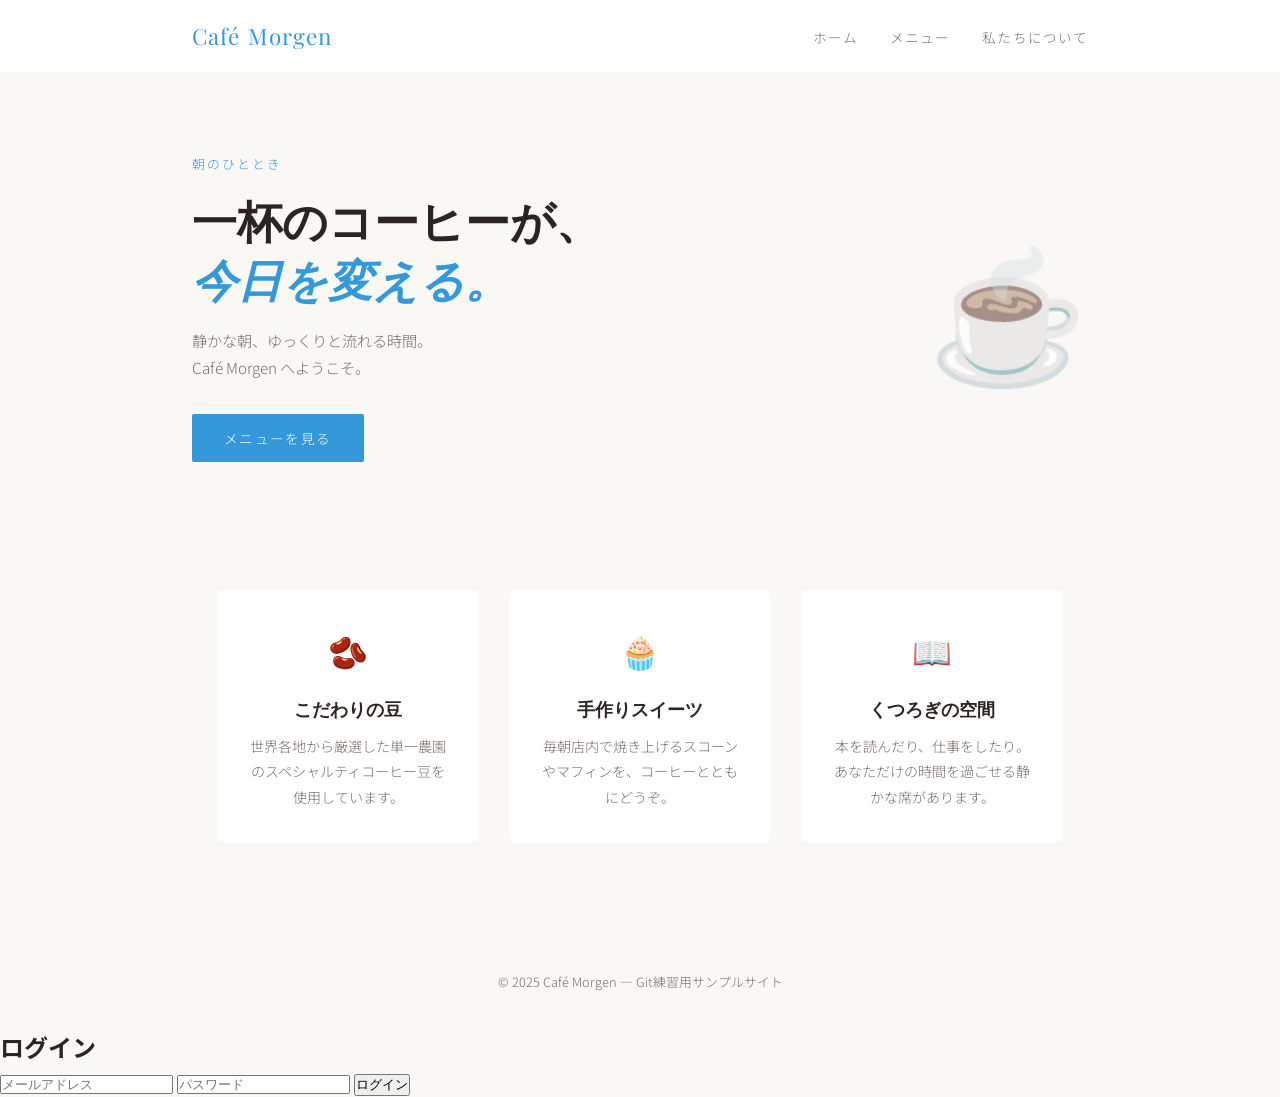
<file: index.html>
<!DOCTYPE html>
<html lang="ja">
<head>
  <meta charset="UTF-8">
  <meta name="viewport" content="width=device-width, initial-scale=1.0">
 <title>株式会社ABC オフィシャルサイト. モバイルからの編集</title>
  <link rel="preconnect" href="https://fonts.googleapis.com">
  <link href="https://fonts.googleapis.com/css2?family=Playfair+Display:ital,wght@0,400;0,700;1,400&family=Noto+Sans+JP:wght@300;400&display=swap" rel="stylesheet">
  <link rel="stylesheet" href="style.css">
</head>
<body>
  <!-- 練習用の変更 2026/05/28 -->
  <header>
    <nav>
      <span class="logo">Café Morgen</span>
      <ul>
        <li><a href="index.html">ホーム</a></li>
        <li><a href="menu.html">メニュー</a></li>
        <li><a href="about.html">私たちについて</a></li>
      </ul>
    </nav>
  </header>

  <main>
    <section class="hero">
      <div class="hero-text">
        <p class="eyebrow">朝のひととき</p>
        <h1>一杯のコーヒーが、<br><em>今日を変える。</em></h1>
        <p class="desc">静かな朝、ゆっくりと流れる時間。<br>Café Morgen へようこそ。</p>
        <a href="menu.html" class="btn">メニューを見る</a>
      </div>
      <div class="hero-img">☕</div>
    </section>

    <section class="features">
      <div class="card">
        <div class="icon">🫘</div>
        <h3>こだわりの豆</h3>
        <p>世界各地から厳選した単一農園のスペシャルティコーヒー豆を使用しています。</p>
      </div>
      <div class="card">
        <div class="icon">🧁</div>
        <h3>手作りスイーツ</h3>
        <p>毎朝店内で焼き上げるスコーンやマフィンを、コーヒーとともにどうぞ。</p>
      </div>
      <div class="card">
        <div class="icon">📖</div>
        <h3>くつろぎの空間</h3>
        <p>本を読んだり、仕事をしたり。あなただけの時間を過ごせる静かな席があります。</p>
      </div>
    </section>
  </main>

  <footer>
    <p>© 2025 Café Morgen — Git練習用サンプルサイト</p>
  </footer>

  <!-- ログインUI -->
<div id="login">
  <h2>ログイン</h2>
  <input type="text" placeholder="メールアドレス">
  <input type="password" placeholder="パスワード">
  <button>ログイン</button>
</div>

</body>
</html>
</file>
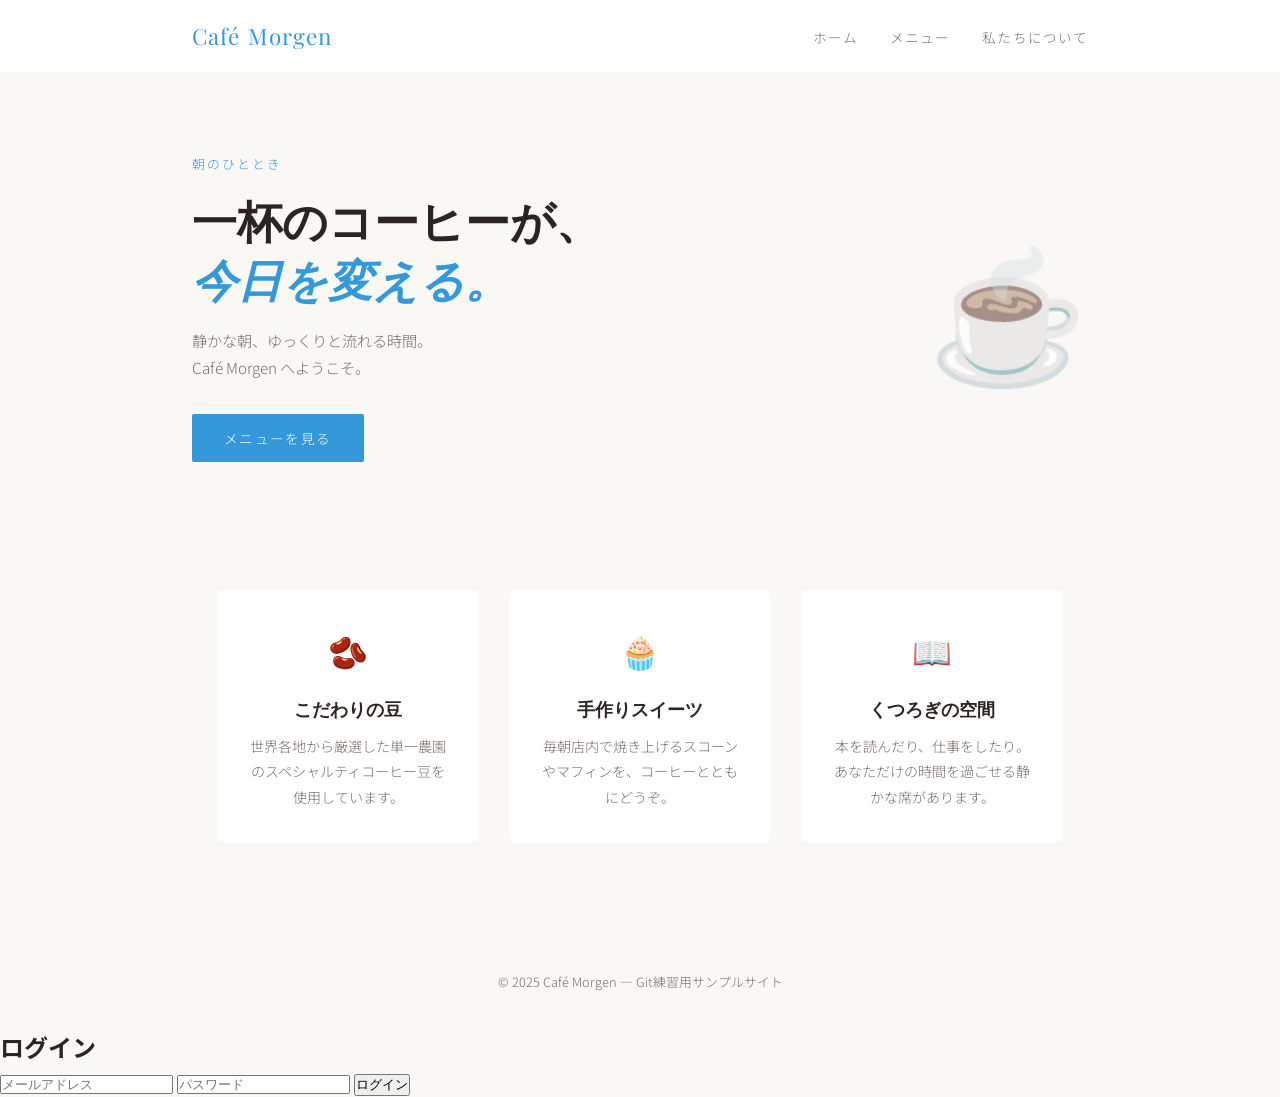
<file: Git_test_001/index.html>
<!DOCTYPE html>
<html lang="ja">
<head>
  <meta charset="UTF-8">
  <meta name="viewport" content="width=device-width, initial-scale=1.0">
 <title>株式会社ABC オフィシャルサイト</title>
  <link rel="preconnect" href="https://fonts.googleapis.com">
  <link href="https://fonts.googleapis.com/css2?family=Playfair+Display:ital,wght@0,400;0,700;1,400&family=Noto+Sans+JP:wght@300;400&display=swap" rel="stylesheet">
  <link rel="stylesheet" href="style.css">
</head>
<body>
  <header>
    <nav>
      <span class="logo">Café Morgen</span>
      <ul>
        <li><a href="index.html">ホーム</a></li>
        <li><a href="menu.html">メニュー</a></li>
        <li><a href="about.html">私たちについて</a></li>
      </ul>
    </nav>
  </header>

  <main>
    <section class="hero">
      <div class="hero-text">
        <p class="eyebrow">朝のひととき</p>
        <h1>一杯のコーヒーが、<br><em>今日を変える。</em></h1>
        <p class="desc">静かな朝、ゆっくりと流れる時間。<br>Café Morgen へようこそ。</p>
        <a href="menu.html" class="btn">メニューを見る</a>
      </div>
      <div class="hero-img">☕</div>
    </section>

    <section class="features">
      <div class="card">
        <div class="icon">🫘</div>
        <h3>こだわりの豆</h3>
        <p>世界各地から厳選した単一農園のスペシャルティコーヒー豆を使用しています。</p>
      </div>
      <div class="card">
        <div class="icon">🧁</div>
        <h3>手作りスイーツ</h3>
        <p>毎朝店内で焼き上げるスコーンやマフィンを、コーヒーとともにどうぞ。</p>
      </div>
      <div class="card">
        <div class="icon">📖</div>
        <h3>くつろぎの空間</h3>
        <p>本を読んだり、仕事をしたり。あなただけの時間を過ごせる静かな席があります。</p>
      </div>
    </section>
  </main>

  <footer>
    <p>© 2025 Café Morgen — Git練習用サンプルサイト</p>
  </footer>

  <!-- ログインUI -->
<div id="login">
  <h2>ログイン</h2>
  <input type="text" placeholder="メールアドレス">
  <input type="password" placeholder="パスワード">
  <button>ログイン</button>
</div>

</body>
</html>
</file>
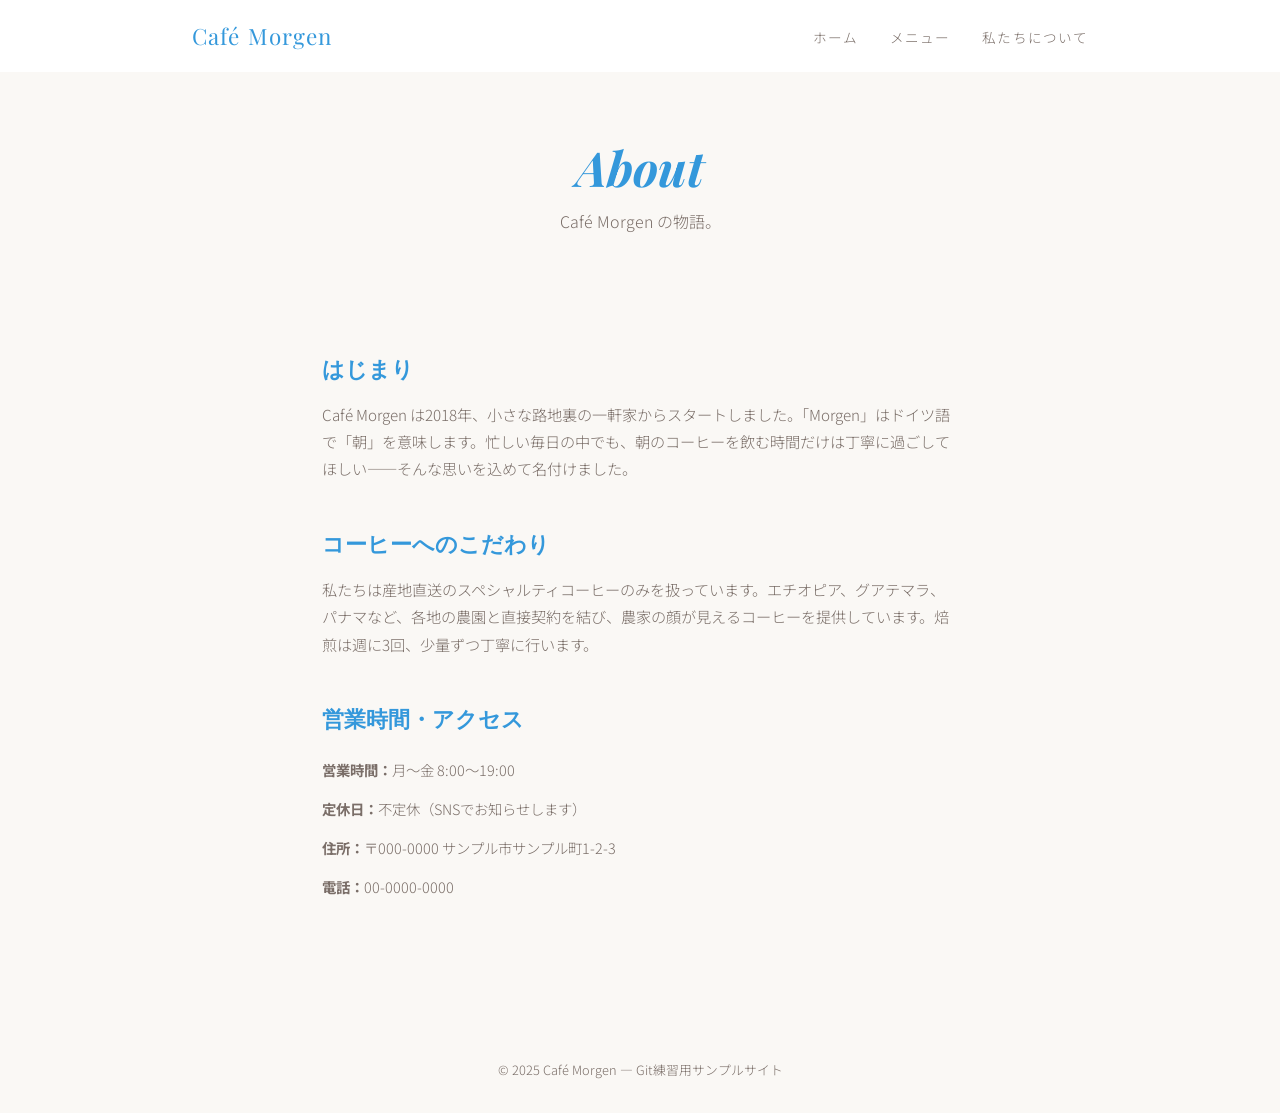
<file: about.html>
<!DOCTYPE html>
<html lang="ja">
<head>
  <meta charset="UTF-8">
  <meta name="viewport" content="width=device-width, initial-scale=1.0">
  <title>私たちについて | Café Morgen</title>
  <link rel="preconnect" href="https://fonts.googleapis.com">
  <link href="https://fonts.googleapis.com/css2?family=Playfair+Display:ital,wght@0,400;0,700;1,400&family=Noto+Sans+JP:wght@300;400&display=swap" rel="stylesheet">
  <link rel="stylesheet" href="style.css">
</head>
<body>
  <header>
    <nav>
      <span class="logo">Café Morgen</span>
      <ul>
        <li><a href="index.html">ホーム</a></li>
        <li><a href="menu.html">メニュー</a></li>
        <li><a href="about.html">私たちについて</a></li>
      </ul>
    </nav>
  </header>

  <main>
    <section class="page-header">
      <h1>About</h1>
      <p>Café Morgen の物語。</p>
    </section>

    <section class="about-content">
      <div class="about-block">
        <h2>はじまり</h2>
        <p>Café Morgen は2018年、小さな路地裏の一軒家からスタートしました。「Morgen」はドイツ語で「朝」を意味します。忙しい毎日の中でも、朝のコーヒーを飲む時間だけは丁寧に過ごしてほしい——そんな思いを込めて名付けました。</p>
      </div>

      <div class="about-block">
        <h2>コーヒーへのこだわり</h2>
        <p>私たちは産地直送のスペシャルティコーヒーのみを扱っています。エチオピア、グアテマラ、パナマなど、各地の農園と直接契約を結び、農家の顔が見えるコーヒーを提供しています。焙煎は週に3回、少量ずつ丁寧に行います。</p>
      </div>

      <div class="about-block">
        <h2>営業時間・アクセス</h2>
        <ul class="info-list">
          <li><strong>営業時間：</strong>月〜金 8:00〜19:00</li>
          <li><strong>定休日：</strong>不定休（SNSでお知らせします）</li>
          <li><strong>住所：</strong>〒000-0000 サンプル市サンプル町1-2-3</li>
          <li><strong>電話：</strong>00-0000-0000</li>
        </ul>
      </div>
    </section>
  </main>

  <footer>
    <p>© 2025 Café Morgen — Git練習用サンプルサイト</p>
  </footer>

<!-- ログインAPI -->
<script>
  function loginAPI(email, password) {
    console.log('ログイン処理:', email);
  }
</script>

</body>
</html>
</file>
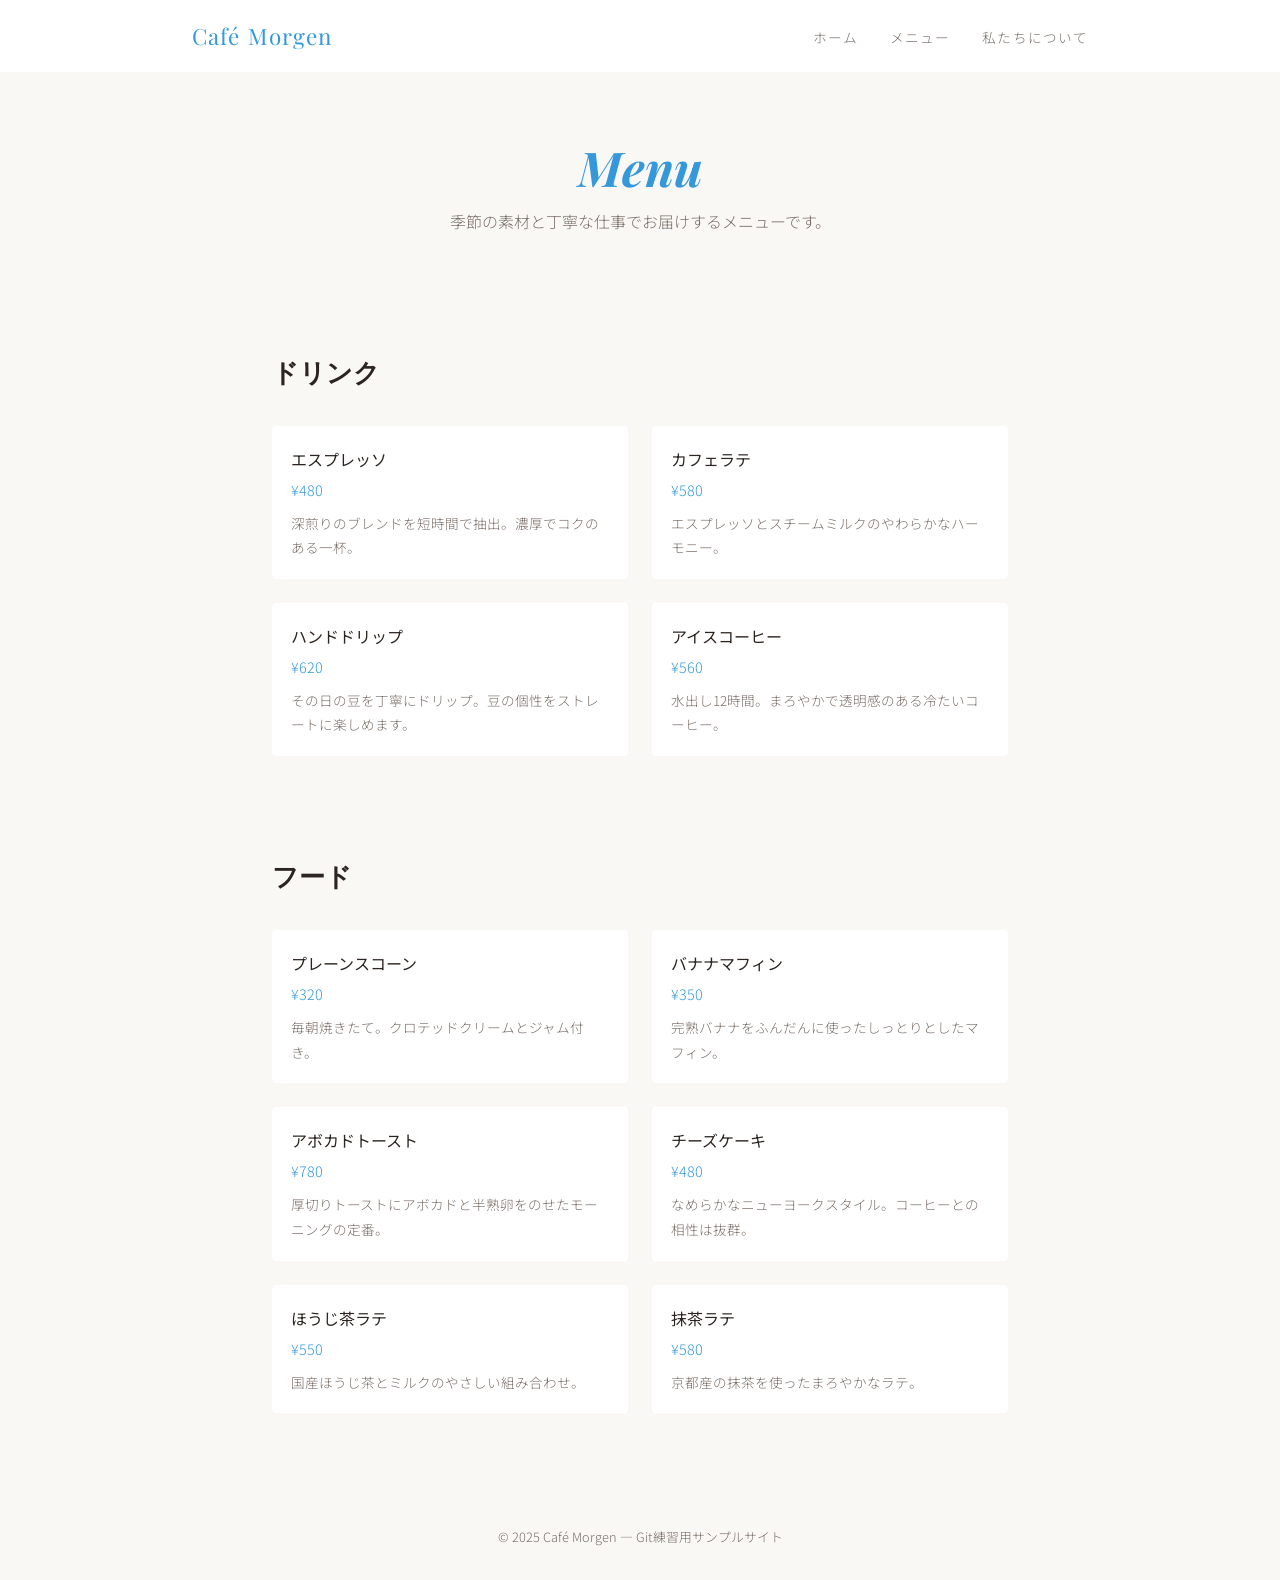
<file: menu.html>
<!DOCTYPE html>
<html lang="ja">
<head>
  <meta charset="UTF-8">
  <meta name="viewport" content="width=device-width, initial-scale=1.0">
  <title>メニュー | Café Morgen　練習用修正テスト</title>
  <link rel="preconnect" href="https://fonts.googleapis.com">
  <link href="https://fonts.googleapis.com/css2?family=Playfair+Display:ital,wght@0,400;0,700;1,400&family=Noto+Sans+JP:wght@300;400&display=swap" rel="stylesheet">
  <link rel="stylesheet" href="style.css">
</head>
<body>
  <header>
    <nav>
      <span class="logo">Café Morgen</span>
      <ul>
        <li><a href="index.html">ホーム</a></li>
        <li><a href="menu.html">メニュー</a></li>
        <li><a href="about.html">私たちについて</a></li>
      </ul>
    </nav>
  </header>

  <main>
    <section class="page-header">
      <h1>Menu</h1>
      <p>季節の素材と丁寧な仕事でお届けするメニューです。</p>
    </section>

    <section class="menu-section">
      <h2>ドリンク</h2>
      <div class="menu-grid">
        <div class="menu-item">
          <div class="menu-name">エスプレッソ</div>
          <div class="menu-price">¥480</div>
          <p>深煎りのブレンドを短時間で抽出。濃厚でコクのある一杯。</p>
        </div>
        <div class="menu-item">
          <div class="menu-name">カフェラテ</div>
          <div class="menu-price">¥580</div>
          <p>エスプレッソとスチームミルクのやわらかなハーモニー。</p>
        </div>
        <div class="menu-item">
          <div class="menu-name">ハンドドリップ</div>
          <div class="menu-price">¥620</div>
          <p>その日の豆を丁寧にドリップ。豆の個性をストレートに楽しめます。</p>
        </div>
        <div class="menu-item">
          <div class="menu-name">アイスコーヒー</div>
          <div class="menu-price">¥560</div>
          <p>水出し12時間。まろやかで透明感のある冷たいコーヒー。</p>
        </div>
      </div>
    </section>

    <section class="menu-section">
      <h2>フード</h2>
      <div class="menu-grid">
        <div class="menu-item">
          <div class="menu-name">プレーンスコーン</div>
          <div class="menu-price">¥320</div>
          <p>毎朝焼きたて。クロテッドクリームとジャム付き。</p>
        </div>
        <div class="menu-item">
          <div class="menu-name">バナナマフィン</div>
          <div class="menu-price">¥350</div>
          <p>完熟バナナをふんだんに使ったしっとりとしたマフィン。</p>
        </div>
        <div class="menu-item">
          <div class="menu-name">アボカドトースト</div>
          <div class="menu-price">¥780</div>
          <p>厚切りトーストにアボカドと半熟卵をのせたモーニングの定番。</p>
        </div>
        <div class="menu-item">
          <div class="menu-name">チーズケーキ</div>
          <div class="menu-price">¥480</div>
          <p>なめらかなニューヨークスタイル。コーヒーとの相性は抜群。</p>
        </div>

        <!-- 追加 -->
<div class="menu-item">
  <div class="menu-name">ほうじ茶ラテ</div>
  <div class="menu-price">¥550</div>
  <p>国産ほうじ茶とミルクのやさしい組み合わせ。</p>
</div>

<!-- Github練習用で追加 -->
<div class="menu-item">
  <div class="menu-name">抹茶ラテ</div>
  <div class="menu-price">¥580</div>
  <p>京都産の抹茶を使ったまろやかなラテ。</p>
</div>

      </div>
    </section>
  </main>

  <footer>
    <p>© 2025 Café Morgen — Git練習用サンプルサイト</p>
  </footer>
</body>
</html>
</file>
<file: style.css>
/* ===== CSS Variables ===== */
:root {
  --bg: #faf8f5;
  --text: #2c2420;
  --muted: #7a6e68;

  --accent: #3498db;

>>>>>>> branch-C
  --light: #ede8e0;
  --white: #ffffff;
  --font-display: 'Playfair Display', Georgia, serif;
  --font-body: 'Noto Sans JP', sans-serif;
}

/* ===== Reset ===== */
*, *::before, *::after { box-sizing: border-box; margin: 0; padding: 0; }
body {
  font-family: var(--font-body);
  background: var(--bg);
  color: var(--text);
  font-weight: 300;
  line-height: 1.8;
}
a { color: inherit; text-decoration: none; }
ul { list-style: none; }

/* ===== Header / Nav ===== */
header {
  position: sticky;
  top: 0;
  background: var(--white);
  border-bottom: 1px solid var(--light);
  z-index: 100;
}
nav {
  max-width: 960px;
  margin: 0 auto;
  padding: 1rem 2rem;
  display: flex;
  align-items: center;
  justify-content: space-between;
}
.logo {
  font-family: var(--font-display);
  font-size: 1.4rem;
  letter-spacing: 0.05em;
  color: var(--accent);
}
nav ul {
  display: flex;
  gap: 2rem;
}
nav ul li a {
  font-size: 0.85rem;
  letter-spacing: 0.08em;
  color: var(--muted);
  transition: color 0.2s;
}
nav ul li a:hover { color: var(--accent); }

/* ===== Hero ===== */
.hero {
  max-width: 960px;
  margin: 0 auto;
  padding: 5rem 2rem 4rem;
  display: flex;
  align-items: center;
  justify-content: space-between;
  gap: 3rem;
}
.hero-text { flex: 1; }
.eyebrow {
  font-size: 0.8rem;
  letter-spacing: 0.15em;
  color: var(--accent);
  text-transform: uppercase;
  margin-bottom: 1rem;
}
h1 {
  font-family: var(--font-display);
  font-size: 2.8rem;
  line-height: 1.3;
  margin-bottom: 1.2rem;
  color: var(--text);
}
h1 em {
  font-style: italic;
  color: var(--accent);
}
.desc {
  color: var(--muted);
  font-size: 0.95rem;
  margin-bottom: 2rem;
}
.btn {
  display: inline-block;
  padding: 0.75rem 2rem;
  background: var(--accent);
  color: var(--white);
  font-size: 0.85rem;
  letter-spacing: 0.1em;
  border-radius: 2px;
  transition: opacity 0.2s;
}
.btn:hover { opacity: 0.85; }
.hero-img {
  font-size: 8rem;
  line-height: 1;
  opacity: 0.6;
}

/* ===== Feature Cards ===== */
.features {
  background: var(--light);
  padding: 4rem 2rem;
  display: flex;
  justify-content: center;
  gap: 2rem;
  flex-wrap: wrap;
}
.card {
  background: var(--white);
  padding: 2rem;
  border-radius: 4px;
  max-width: 260px;
  text-align: center;
}
.icon { font-size: 2rem; margin-bottom: 0.8rem; }
.card h3 {
  font-family: var(--font-display);
  font-size: 1.1rem;
  margin-bottom: 0.6rem;
}
.card p { font-size: 0.88rem; color: var(--muted); }

/* ===== Page Header ===== */
.page-header {
  background: var(--light);
  text-align: center;
  padding: 4rem 2rem;
}
.page-header h1 {
  font-family: var(--font-display);
  font-size: 3rem;
  font-style: italic;
  color: var(--accent);
  margin-bottom: 0.5rem;
}
.page-header p { color: var(--muted); }

/* ===== Menu ===== */
.menu-section {
  max-width: 800px;
  margin: 0 auto;
  padding: 3rem 2rem;
}
.menu-section h2 {
  font-family: var(--font-display);
  font-size: 1.6rem;
  border-bottom: 1px solid var(--light);
  padding-bottom: 0.5rem;
  margin-bottom: 1.5rem;
}
.menu-grid {
  display: grid;
  grid-template-columns: 1fr 1fr;
  gap: 1.5rem;
}
.menu-item {
  padding: 1.2rem;
  background: var(--white);
  border-radius: 4px;
  border: 1px solid var(--light);
}
.menu-name { font-weight: 400; font-size: 1rem; margin-bottom: 0.2rem; }
.menu-price { color: var(--accent); font-size: 0.9rem; margin-bottom: 0.5rem; }
.menu-item p { font-size: 0.85rem; color: var(--muted); }

/* ===== About ===== */
.about-content {
  max-width: 700px;
  margin: 0 auto;
  padding: 3rem 2rem;
}
.about-block { margin-bottom: 2.5rem; }
.about-block h2 {
  font-family: var(--font-display);
  font-size: 1.4rem;
  color: var(--accent);
  margin-bottom: 0.8rem;
}
.about-block p { color: var(--muted); font-size: 0.95rem; }
.info-list li {
  padding: 0.4rem 0;
  font-size: 0.9rem;
  color: var(--muted);
  border-bottom: 1px solid var(--light);
}

/* ===== Footer ===== */
footer {
  text-align: center;
  padding: 2rem;
  font-size: 0.8rem;
  color: var(--muted);
  border-top: 1px solid var(--light);
  margin-top: 2rem;
}

/* ===== Responsive ===== */
@media (max-width: 640px) {
  .hero { flex-direction: column; text-align: center; }
  .hero-img { font-size: 5rem; }
  h1 { font-size: 2rem; }
  .menu-grid { grid-template-columns: 1fr; }
}
</file>
<file: Git_test_001/style.css>
/* ===== CSS Variables ===== */
:root {
  --bg: #faf8f5;
  --text: #2c2420;
  --muted: #7a6e68;

  --accent: #3498db;

>>>>>>> branch-C
  --light: #ede8e0;
  --white: #ffffff;
  --font-display: 'Playfair Display', Georgia, serif;
  --font-body: 'Noto Sans JP', sans-serif;
}

/* ===== Reset ===== */
*, *::before, *::after { box-sizing: border-box; margin: 0; padding: 0; }
body {
  font-family: var(--font-body);
  background: var(--bg);
  color: var(--text);
  font-weight: 300;
  line-height: 1.8;
}
a { color: inherit; text-decoration: none; }
ul { list-style: none; }

/* ===== Header / Nav ===== */
header {
  position: sticky;
  top: 0;
  background: var(--white);
  border-bottom: 1px solid var(--light);
  z-index: 100;
}
nav {
  max-width: 960px;
  margin: 0 auto;
  padding: 1rem 2rem;
  display: flex;
  align-items: center;
  justify-content: space-between;
}
.logo {
  font-family: var(--font-display);
  font-size: 1.4rem;
  letter-spacing: 0.05em;
  color: var(--accent);
}
nav ul {
  display: flex;
  gap: 2rem;
}
nav ul li a {
  font-size: 0.85rem;
  letter-spacing: 0.08em;
  color: var(--muted);
  transition: color 0.2s;
}
nav ul li a:hover { color: var(--accent); }

/* ===== Hero ===== */
.hero {
  max-width: 960px;
  margin: 0 auto;
  padding: 5rem 2rem 4rem;
  display: flex;
  align-items: center;
  justify-content: space-between;
  gap: 3rem;
}
.hero-text { flex: 1; }
.eyebrow {
  font-size: 0.8rem;
  letter-spacing: 0.15em;
  color: var(--accent);
  text-transform: uppercase;
  margin-bottom: 1rem;
}
h1 {
  font-family: var(--font-display);
  font-size: 2.8rem;
  line-height: 1.3;
  margin-bottom: 1.2rem;
  color: var(--text);
}
h1 em {
  font-style: italic;
  color: var(--accent);
}
.desc {
  color: var(--muted);
  font-size: 0.95rem;
  margin-bottom: 2rem;
}
.btn {
  display: inline-block;
  padding: 0.75rem 2rem;
  background: var(--accent);
  color: var(--white);
  font-size: 0.85rem;
  letter-spacing: 0.1em;
  border-radius: 2px;
  transition: opacity 0.2s;
}
.btn:hover { opacity: 0.85; }
.hero-img {
  font-size: 8rem;
  line-height: 1;
  opacity: 0.6;
}

/* ===== Feature Cards ===== */
.features {
  background: var(--light);
  padding: 4rem 2rem;
  display: flex;
  justify-content: center;
  gap: 2rem;
  flex-wrap: wrap;
}
.card {
  background: var(--white);
  padding: 2rem;
  border-radius: 4px;
  max-width: 260px;
  text-align: center;
}
.icon { font-size: 2rem; margin-bottom: 0.8rem; }
.card h3 {
  font-family: var(--font-display);
  font-size: 1.1rem;
  margin-bottom: 0.6rem;
}
.card p { font-size: 0.88rem; color: var(--muted); }

/* ===== Page Header ===== */
.page-header {
  background: var(--light);
  text-align: center;
  padding: 4rem 2rem;
}
.page-header h1 {
  font-family: var(--font-display);
  font-size: 3rem;
  font-style: italic;
  color: var(--accent);
  margin-bottom: 0.5rem;
}
.page-header p { color: var(--muted); }

/* ===== Menu ===== */
.menu-section {
  max-width: 800px;
  margin: 0 auto;
  padding: 3rem 2rem;
}
.menu-section h2 {
  font-family: var(--font-display);
  font-size: 1.6rem;
  border-bottom: 1px solid var(--light);
  padding-bottom: 0.5rem;
  margin-bottom: 1.5rem;
}
.menu-grid {
  display: grid;
  grid-template-columns: 1fr 1fr;
  gap: 1.5rem;
}
.menu-item {
  padding: 1.2rem;
  background: var(--white);
  border-radius: 4px;
  border: 1px solid var(--light);
}
.menu-name { font-weight: 400; font-size: 1rem; margin-bottom: 0.2rem; }
.menu-price { color: var(--accent); font-size: 0.9rem; margin-bottom: 0.5rem; }
.menu-item p { font-size: 0.85rem; color: var(--muted); }

/* ===== About ===== */
.about-content {
  max-width: 700px;
  margin: 0 auto;
  padding: 3rem 2rem;
}
.about-block { margin-bottom: 2.5rem; }
.about-block h2 {
  font-family: var(--font-display);
  font-size: 1.4rem;
  color: var(--accent);
  margin-bottom: 0.8rem;
}
.about-block p { color: var(--muted); font-size: 0.95rem; }
.info-list li {
  padding: 0.4rem 0;
  font-size: 0.9rem;
  color: var(--muted);
  border-bottom: 1px solid var(--light);
}

/* ===== Footer ===== */
footer {
  text-align: center;
  padding: 2rem;
  font-size: 0.8rem;
  color: var(--muted);
  border-top: 1px solid var(--light);
  margin-top: 2rem;
}

/* ===== Responsive ===== */
@media (max-width: 640px) {
  .hero { flex-direction: column; text-align: center; }
  .hero-img { font-size: 5rem; }
  h1 { font-size: 2rem; }
  .menu-grid { grid-template-columns: 1fr; }
}
</file>
